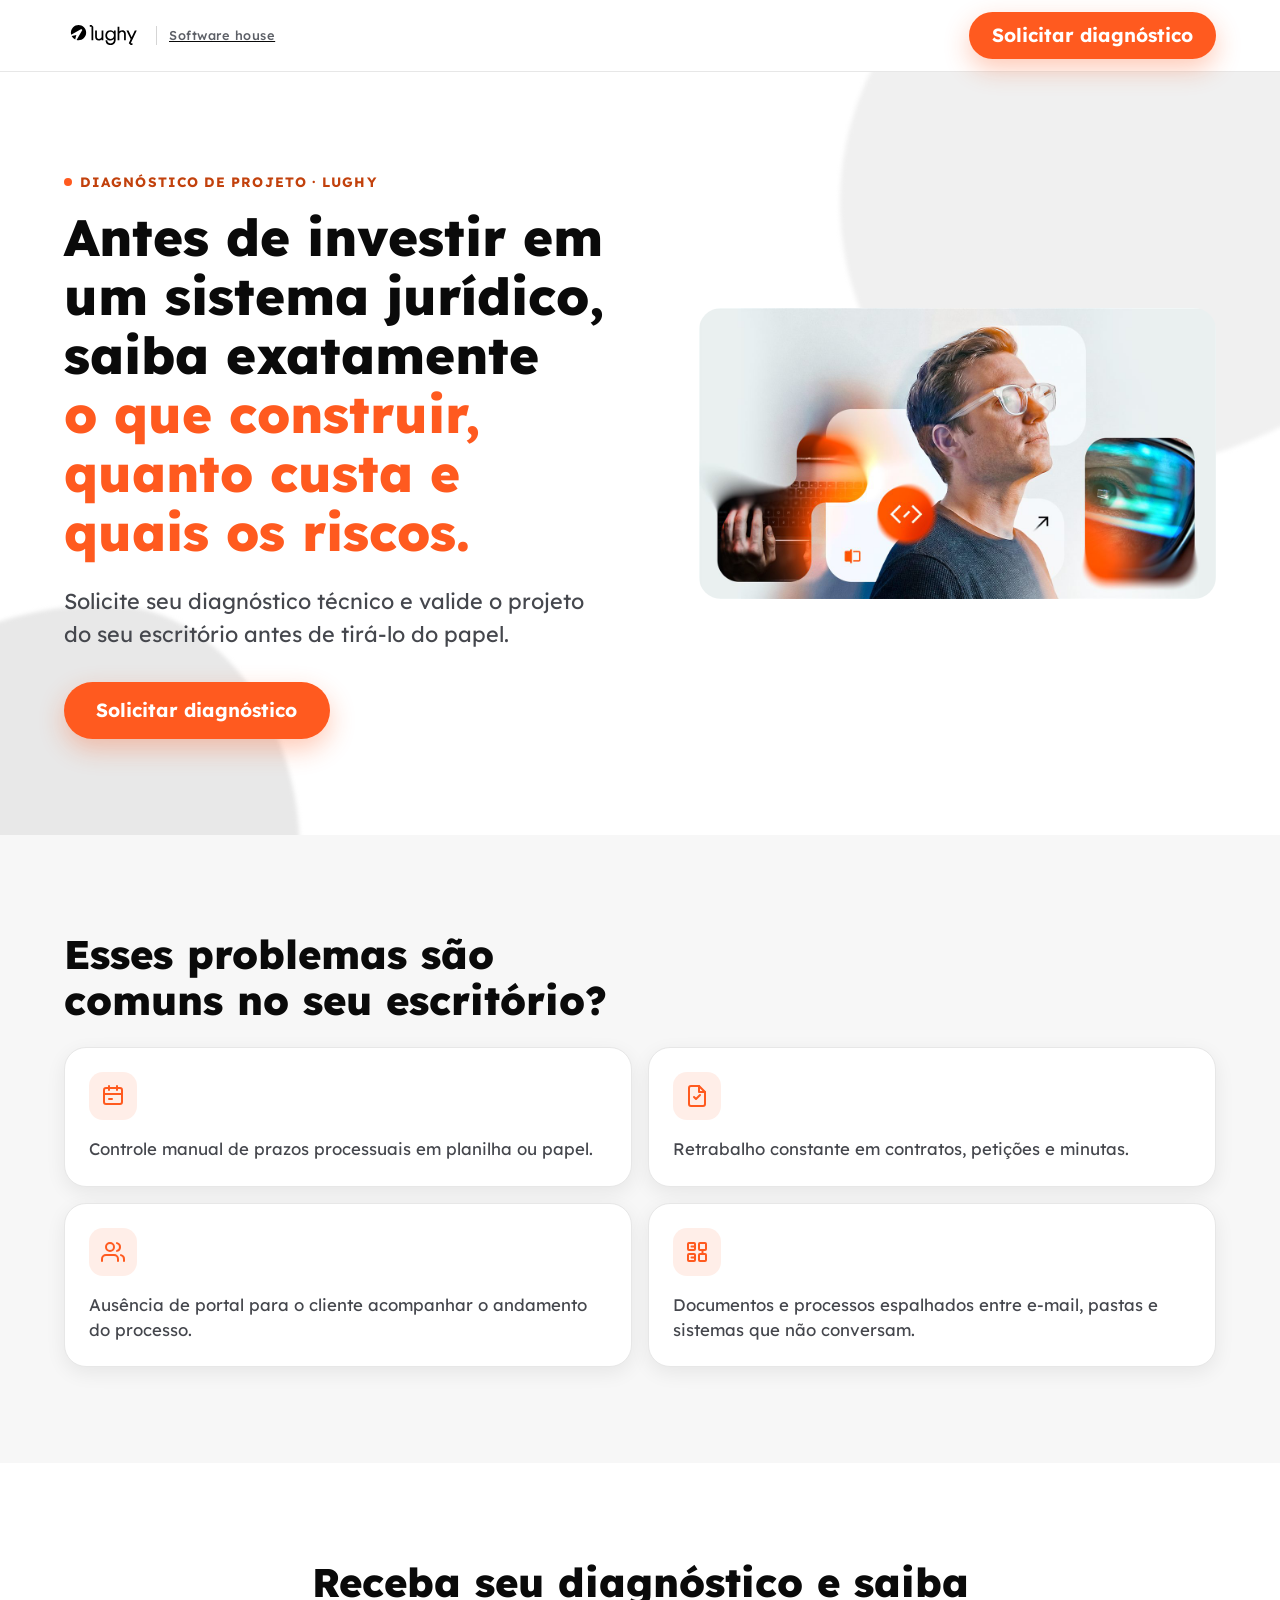
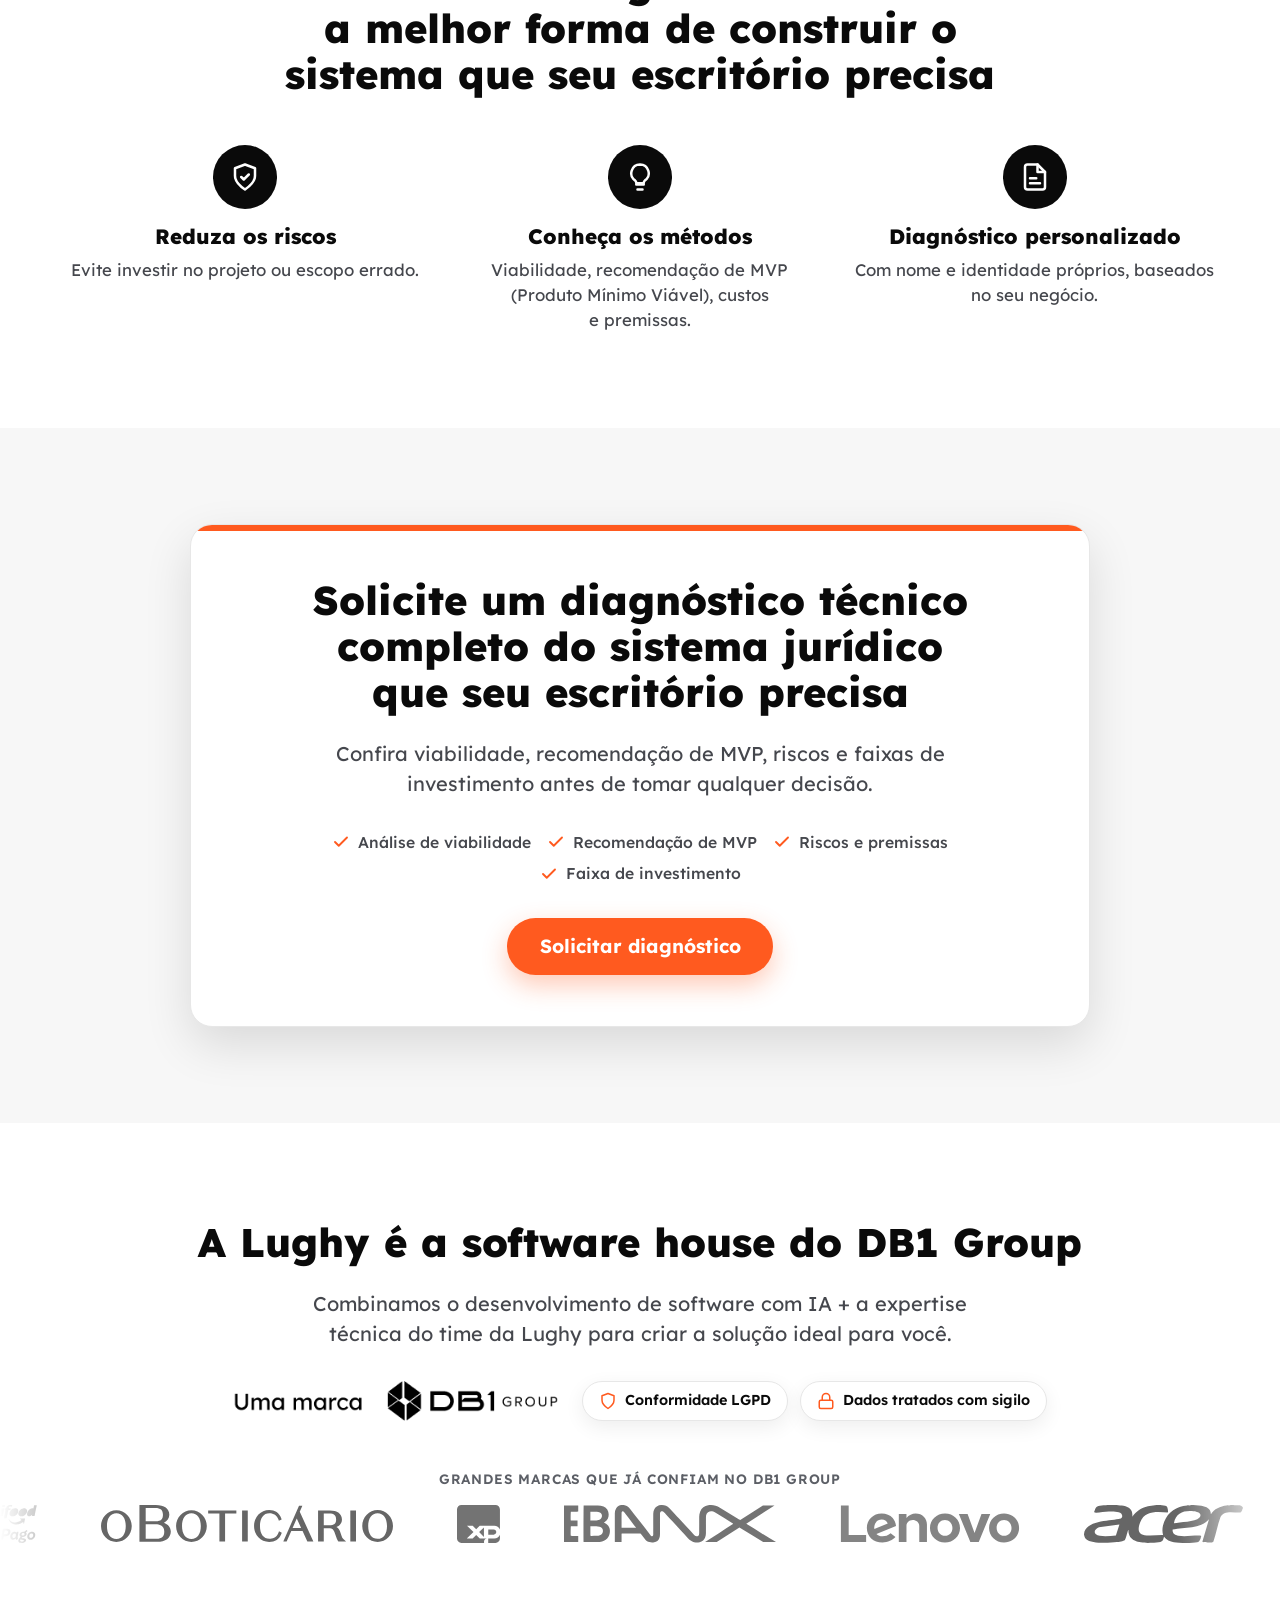
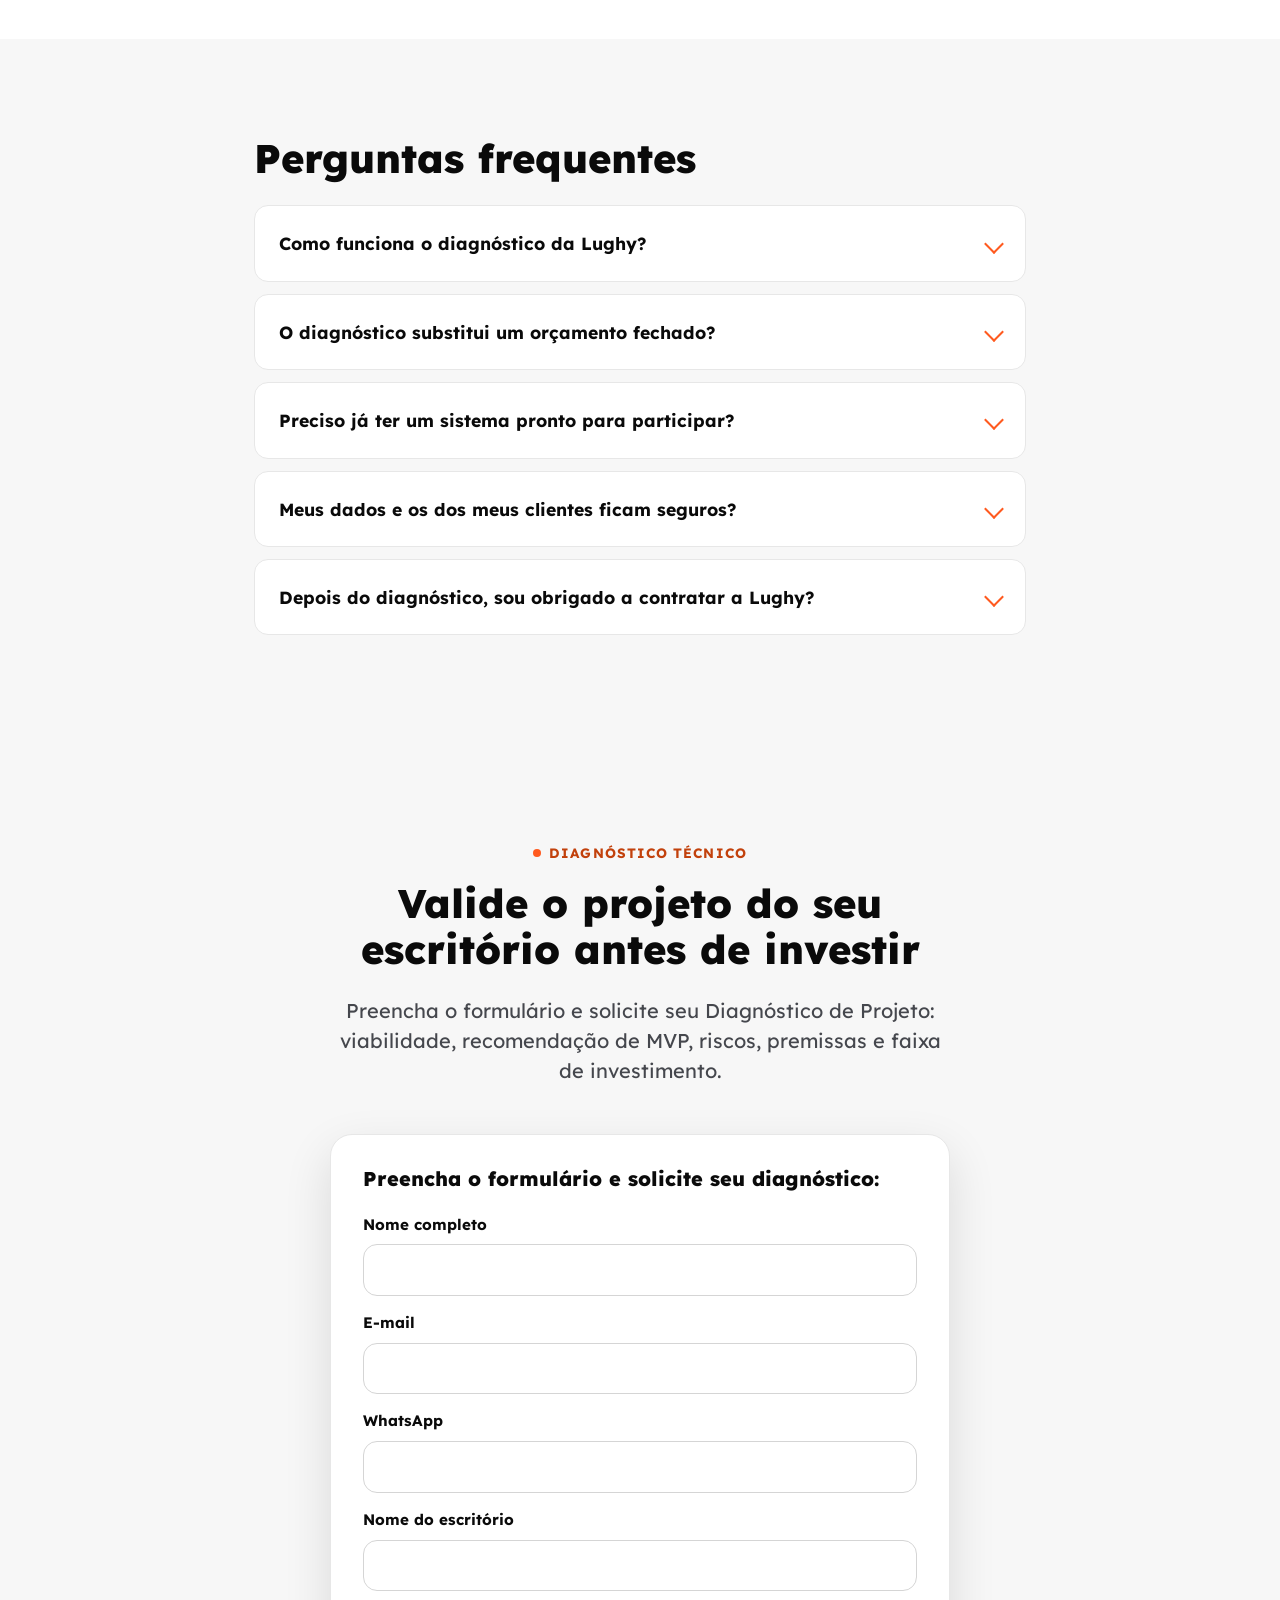
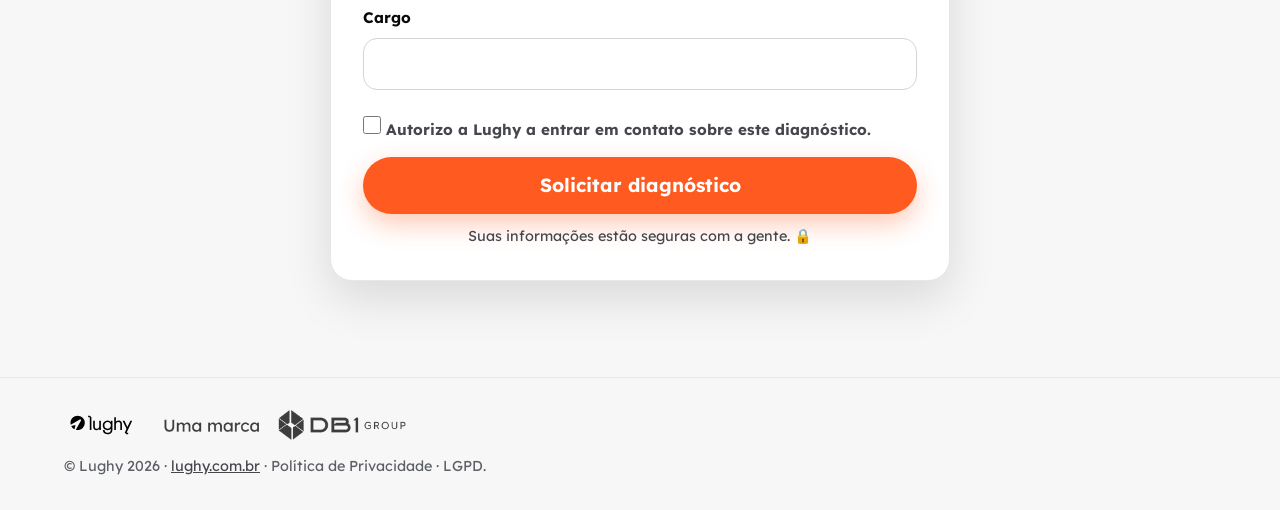
<file: index.html>
<!DOCTYPE html>
<html lang="pt-BR">
<head>
  <meta charset="UTF-8" />
  <meta name="viewport" content="width=device-width, initial-scale=1.0" />

  <!-- Google Tag Manager -->
  <script>(function(w,d,s,l,i){w[l]=w[l]||[];w[l].push({'gtm.start':
  new Date().getTime(),event:'gtm.js'});var f=d.getElementsByTagName(s)[0],
  j=d.createElement(s),dl=l!='dataLayer'?'&l='+l:'';j.async=true;j.src=
  'https://www.googletagmanager.com/gtm.js?id='+i+dl;f.parentNode.insertBefore(j,f);
  })(window,document,'script','dataLayer','GTM-N384CG7L');</script>
  <!-- End Google Tag Manager -->

  <title>Diagnóstico de Projeto para escritórios de advocacia | Lughy</title>
  <meta name="description" content="Antes de investir em um sistema jurídico, saiba o que construir, quanto custa e quais os riscos. Solicite o Diagnóstico de Projeto da Lughy: viabilidade, recomendação de MVP, riscos e faixa de investimento." />

  <!-- Open Graph -->
  <meta property="og:type" content="website" />
  <meta property="og:site_name" content="Lughy" />
  <meta property="og:locale" content="pt_BR" />
  <meta property="og:title" content="Diagnóstico de Projeto para escritórios de advocacia | Lughy" />
  <meta property="og:description" content="Valide o projeto do seu escritório antes de tirá-lo do papel: viabilidade, recomendação de MVP, riscos e faixa de investimento. Diagnóstico técnico." />
  <meta property="og:url" content="https://lughy.com.br/" />
  <!-- substituir por imagem de compartilhamento social 1200x630 (og-image.jpg) -->
  <meta property="og:image" content="assets/og-image.jpg" />
  <meta property="og:image:width" content="1200" />
  <meta property="og:image:height" content="630" />
  <meta property="og:image:alt" content="Diagnóstico de Projeto da Lughy para escritórios de advocacia" />

  <!-- Twitter Card -->
  <meta name="twitter:card" content="summary_large_image" />
  <meta name="twitter:title" content="Diagnóstico de Projeto para escritórios de advocacia | Lughy" />
  <meta name="twitter:description" content="Valide o projeto do seu escritório antes de investir: viabilidade, recomendação de MVP, riscos e faixa de investimento." />
  <meta name="twitter:image" content="assets/og-image.jpg" />

  <link rel="icon" type="image/svg+xml" href="assets/logo-lughy-orange.svg" />

  <!-- Google Fonts: Lexend (Regular, Medium, SemiBold, Bold, ExtraBold) -->
  <link rel="preconnect" href="https://fonts.googleapis.com" />
  <link rel="preconnect" href="https://fonts.gstatic.com" crossorigin />
  <link href="https://fonts.googleapis.com/css2?family=Lexend:wght@400;500;600;700;800&display=swap" rel="stylesheet" />

  <link rel="stylesheet" href="styles.css" />
</head>
<body>
  <!-- Google Tag Manager (noscript) -->
  <noscript><iframe src="https://www.googletagmanager.com/ns.html?id=GTM-N384CG7L"
  height="0" width="0" style="display:none;visibility:hidden"></iframe></noscript>
  <!-- End Google Tag Manager (noscript) -->

  <a class="skip-link" href="#formulario">Ir para o formulário</a>

  <!-- 1. Header fixo (claro) -->
  <header class="site-header">
    <div class="container site-header__inner">
      <a class="site-header__logo" href="#topo" aria-label="Lughy — página inicial">
        <!-- logo oficial Lughy (variante preta para fundo claro) -->
        <img src="assets/logo-lughy-black.svg" alt="Lughy" width="140" height="56" />
        <span class="site-header__tagline">Software house</span>
      </a>
      <!-- LP focada em conversão: sem menu de navegação -->
      <a class="btn btn--primary btn--sm site-header__cta js-scroll" href="#formulario">Solicitar diagnóstico</a>
    </div>
  </header>

  <main id="topo">

    <!-- 2. Hero -->
    <section class="hero" aria-labelledby="hero-title">
      <span class="blob blob--1" aria-hidden="true"></span>
      <span class="blob blob--2" aria-hidden="true"></span>

      <div class="container hero__grid">
        <div class="hero__copy">
          <p class="eyebrow"><span class="eyebrow__dot" aria-hidden="true"></span> Diagnóstico de Projeto · Lughy</p>
          <h1 id="hero-title">Antes de investir em um sistema jurídico, saiba exatamente <span class="hl">o que construir, quanto custa e quais os riscos.</span></h1>
          <h2 class="hero__subtitle">Solicite seu diagnóstico técnico e valide o projeto do seu escritório antes de tirá-lo do papel.</h2>
          <a class="btn btn--primary hero__cta js-scroll" href="#formulario">Solicitar diagnóstico</a>
        </div>

        <!-- Arte oficial Lughy (deck comercial 2026) -->
        <div class="hero__media">
          <img class="hero__img" src="assets/hero-lughy.jpg" width="1280" height="720" alt="Desenvolvimento de software sob medida na Lughy" fetchpriority="high" />
        </div>
      </div>
    </section>

    <!-- 3. Dores -->
    <section class="section section--alt dores" aria-labelledby="dores-title">
      <div class="container">
        <h2 id="dores-title" class="section__title">Esses problemas são comuns no seu escritório?</h2>
        <ul class="cards cards--2 dores__grid">
          <li class="card">
            <span class="card__badge" aria-hidden="true">
              <svg viewBox="0 0 24 24" fill="none" stroke="currentColor" stroke-width="2" stroke-linecap="round" stroke-linejoin="round"><rect x="3" y="4" width="18" height="16" rx="2"/><path d="M3 10h18M8 2v4M16 2v4M8 15h3"/></svg>
            </span>
            <p>Controle manual de prazos processuais em planilha ou papel.</p>
          </li>
          <li class="card">
            <span class="card__badge" aria-hidden="true">
              <svg viewBox="0 0 24 24" fill="none" stroke="currentColor" stroke-width="2" stroke-linecap="round" stroke-linejoin="round"><path d="M14 2H6a2 2 0 0 0-2 2v16a2 2 0 0 0 2 2h12a2 2 0 0 0 2-2V8z"/><path d="M14 2v6h6M9 13l2 2 4-4"/></svg>
            </span>
            <p>Retrabalho constante em contratos, petições e minutas.</p>
          </li>
          <li class="card">
            <span class="card__badge" aria-hidden="true">
              <svg viewBox="0 0 24 24" fill="none" stroke="currentColor" stroke-width="2" stroke-linecap="round" stroke-linejoin="round"><path d="M17 21v-2a4 4 0 0 0-4-4H5a4 4 0 0 0-4 4v2"/><circle cx="9" cy="7" r="4"/><path d="M23 21v-2a4 4 0 0 0-3-3.87M16 3.13a4 4 0 0 1 0 7.75"/></svg>
            </span>
            <p>Ausência de portal para o cliente acompanhar o andamento do processo.</p>
          </li>
          <li class="card">
            <span class="card__badge" aria-hidden="true">
              <svg viewBox="0 0 24 24" fill="none" stroke="currentColor" stroke-width="2" stroke-linecap="round" stroke-linejoin="round"><rect x="3" y="3" width="7" height="7" rx="1"/><rect x="14" y="3" width="7" height="7" rx="1"/><rect x="14" y="14" width="7" height="7" rx="1"/><rect x="3" y="14" width="7" height="7" rx="1"/><path d="M10 6.5H6.5M17.5 10v4M10 17.5H6.5"/></svg>
            </span>
            <p>Documentos e processos espalhados entre e-mail, pastas e sistemas que não conversam.</p>
          </li>
        </ul>
      </div>
    </section>

    <!-- 4. Solução (o diagnóstico) -->
    <section class="section solucao" aria-labelledby="solucao-title">
      <div class="container">
        <h2 id="solucao-title" class="section__title">Receba seu diagnóstico e saiba a melhor forma de construir o sistema que seu escritório precisa</h2>
        <div class="solucao__grid">
          <div class="pillar">
            <span class="pillar__icon" aria-hidden="true">
              <svg viewBox="0 0 24 24" fill="none" stroke="currentColor" stroke-width="2" stroke-linecap="round" stroke-linejoin="round"><path d="M12 2 4 5v6c0 5 3.5 8 8 11 4.5-3 8-6 8-11V5l-8-3z"/><path d="m9 12 2 2 4-4"/></svg>
            </span>
            <h3>Reduza os riscos</h3>
            <p>Evite investir no projeto ou escopo errado.</p>
          </div>
          <div class="pillar">
            <span class="pillar__icon" aria-hidden="true">
              <svg viewBox="0 0 24 24" fill="none" stroke="currentColor" stroke-width="2" stroke-linecap="round" stroke-linejoin="round"><path d="M9 18h6M10 22h4M12 2a7 7 0 0 0-4 12.7c.6.5 1 1.3 1 2.1V17h6v-.2c0-.8.4-1.6 1-2.1A7 7 0 0 0 12 2z"/></svg>
            </span>
            <h3>Conheça os métodos</h3>
            <p>Viabilidade, recomendação de MVP (Produto Mínimo Viável), custos e premissas.</p>
          </div>
          <div class="pillar">
            <span class="pillar__icon" aria-hidden="true">
              <svg viewBox="0 0 24 24" fill="none" stroke="currentColor" stroke-width="2" stroke-linecap="round" stroke-linejoin="round"><path d="M14 2H6a2 2 0 0 0-2 2v16a2 2 0 0 0 2 2h12a2 2 0 0 0 2-2V8z"/><path d="M14 2v6h6M8 13h5M8 17h8"/></svg>
            </span>
            <h3>Diagnóstico personalizado</h3>
            <p>Com nome e identidade próprios, baseados no seu negócio.</p>
          </div>
        </div>
      </div>
    </section>

    <!-- 5. Oferta -->
    <section class="section section--alt oferta" aria-labelledby="oferta-title">
      <div class="container">
        <div class="oferta__card">
          <h2 id="oferta-title" class="section__title">Solicite um diagnóstico técnico completo do sistema jurídico que seu escritório precisa</h2>
          <p class="section__lead">Confira viabilidade, recomendação de MVP, riscos e faixas de investimento antes de tomar qualquer decisão.</p>
          <ul class="oferta__list">
            <li><svg viewBox="0 0 24 24" fill="none" stroke="currentColor" stroke-width="2.5" stroke-linecap="round" stroke-linejoin="round"><path d="M20 6 9 17l-5-5"/></svg> Análise de viabilidade</li>
            <li><svg viewBox="0 0 24 24" fill="none" stroke="currentColor" stroke-width="2.5" stroke-linecap="round" stroke-linejoin="round"><path d="M20 6 9 17l-5-5"/></svg> Recomendação de MVP</li>
            <li><svg viewBox="0 0 24 24" fill="none" stroke="currentColor" stroke-width="2.5" stroke-linecap="round" stroke-linejoin="round"><path d="M20 6 9 17l-5-5"/></svg> Riscos e premissas</li>
            <li><svg viewBox="0 0 24 24" fill="none" stroke="currentColor" stroke-width="2.5" stroke-linecap="round" stroke-linejoin="round"><path d="M20 6 9 17l-5-5"/></svg> Faixa de investimento</li>
          </ul>
          <a class="btn btn--primary js-scroll" href="#formulario">Solicitar diagnóstico</a>
        </div>
      </div>
    </section>

    <!-- 6. Prova social -->
    <section class="section prova" aria-labelledby="prova-title">
      <div class="container">
        <h2 id="prova-title" class="section__title">A Lughy é a software house do DB1 Group</h2>
        <p class="section__lead prova__lead">Combinamos o desenvolvimento de software com IA + a expertise técnica do time da Lughy para criar a solução ideal para você.</p>

        <div class="prova__brand">
          <!-- assinatura institucional DB1 Group -->
          <img class="prova__db1" src="assets/decor/db1group-signature.png" alt="Uma marca DB1 Group" width="180" height="48" />
          <div class="selos">
            <span class="selo"><svg viewBox="0 0 24 24" fill="none" stroke="currentColor" stroke-width="2" stroke-linecap="round" stroke-linejoin="round"><path d="M12 2 4 5v6c0 5 3.5 8 8 11 4.5-3 8-6 8-11V5l-8-3z"/></svg> Conformidade LGPD</span>
            <span class="selo"><svg viewBox="0 0 24 24" fill="none" stroke="currentColor" stroke-width="2" stroke-linecap="round" stroke-linejoin="round"><rect x="3" y="11" width="18" height="11" rx="2"/><path d="M7 11V7a5 5 0 0 1 10 0v4"/></svg> Dados tratados com sigilo</span>
          </div>
        </div>

        <span class="marquee__label">Grandes marcas que já confiam no DB1 Group</span>
      </div>

      <!-- carrossel automático de logos (marquee) -->
      <div class="marquee" role="group" aria-label="Marcas atendidas pelo DB1 Group / Lughy">
        <ul class="marquee__track">
          <li><img src="assets/brands/ifood.svg" alt="iFood" loading="lazy" /></li>
          <li><img src="assets/brands/boticario.svg" alt="Grupo Boticário" loading="lazy" /></li>
          <li><img src="assets/brands/xp.svg" alt="XP" loading="lazy" /></li>
          <li><img src="assets/brands/ebanx.svg" alt="EBANX" loading="lazy" /></li>
          <li><img src="assets/brands/lenovo.svg" alt="Lenovo" loading="lazy" /></li>
          <li><img src="assets/brands/acer.svg" alt="Acer" loading="lazy" /></li>
          <li><img src="assets/brands/adidas.svg" alt="Adidas" loading="lazy" /></li>
          <li><img src="assets/brands/nike.svg" alt="Nike" loading="lazy" /></li>
          <li><img src="assets/brands/electrolux.svg" alt="Electrolux" loading="lazy" /></li>
          <li><img src="assets/brands/gpa.svg" alt="GPA" loading="lazy" /></li>
          <li><img src="assets/brands/klabin.svg" alt="Klabin" loading="lazy" /></li>
          <li><img src="assets/brands/brk.svg" alt="BRK" loading="lazy" /></li>
          <li><img src="assets/brands/linx.svg" alt="Linx" loading="lazy" /></li>
          <li><img src="assets/brands/fastshop.svg" alt="Fast Shop" loading="lazy" /></li>
        </ul>
        <ul class="marquee__track" aria-hidden="true">
          <li><img src="assets/brands/ifood.svg" alt="" /></li>
          <li><img src="assets/brands/boticario.svg" alt="" /></li>
          <li><img src="assets/brands/xp.svg" alt="" /></li>
          <li><img src="assets/brands/ebanx.svg" alt="" /></li>
          <li><img src="assets/brands/lenovo.svg" alt="" /></li>
          <li><img src="assets/brands/acer.svg" alt="" /></li>
          <li><img src="assets/brands/adidas.svg" alt="" /></li>
          <li><img src="assets/brands/nike.svg" alt="" /></li>
          <li><img src="assets/brands/electrolux.svg" alt="" /></li>
          <li><img src="assets/brands/gpa.svg" alt="" /></li>
          <li><img src="assets/brands/klabin.svg" alt="" /></li>
          <li><img src="assets/brands/brk.svg" alt="" /></li>
          <li><img src="assets/brands/linx.svg" alt="" /></li>
          <li><img src="assets/brands/fastshop.svg" alt="" /></li>
        </ul>
      </div>
    </section>

    <!-- 7. FAQ (acordeão) -->
    <section class="section section--alt faq" aria-labelledby="faq-title">
      <div class="container faq__inner">
        <h2 id="faq-title" class="section__title">Perguntas frequentes</h2>

        <details class="faq__item">
          <summary>Como funciona o diagnóstico da Lughy?</summary>
          <div class="faq__answer">
            <p>Depois que você se inscreve, o time comercial entra em contato pelo WhatsApp e pede uma breve explicação do que você quer desenvolver. Na primeira reunião, você detalha o projeto e o time comercial apresenta a Lughy. A partir dessa conversa, montamos um documento técnico com análise de viabilidade, recomendação de MVP, riscos, premissas e um norte de investimento, para você decidir com clareza antes de qualquer contratação.</p>
          </div>
        </details>

        <details class="faq__item">
          <summary>O diagnóstico substitui um orçamento fechado?</summary>
          <div class="faq__answer">
            <p>Não. O diagnóstico entrega uma análise de viabilidade, recomendação de MVP, riscos e premissas, além de um norte de investimento para você entender o tamanho do projeto. Um orçamento fechado exige um escopo já validado e detalhado, algo que normalmente vem depois, com base no que o diagnóstico revela.</p>
          </div>
        </details>

        <details class="faq__item">
          <summary>Preciso já ter um sistema pronto para participar?</summary>
          <div class="faq__answer">
            <p>Não. O diagnóstico parte do que você já traz: a dor, o contexto do projeto e o modelo de monetização que você tem em mente. Você não precisa ter nenhum sistema pronto, apenas a ideia e o problema que quer resolver.</p>
          </div>
        </details>

        <details class="faq__item">
          <summary>Meus dados e os dos meus clientes ficam seguros?</summary>
          <div class="faq__answer">
            <p>Sim. As informações compartilhadas durante o diagnóstico são tratadas com sigilo e seguem a LGPD. Nenhum dado do seu negócio ou dos seus clientes é usado fora do escopo da conversa e da análise entregue a você.</p>
          </div>
        </details>

        <details class="faq__item">
          <summary>Depois do diagnóstico, sou obrigado a contratar a Lughy?</summary>
          <div class="faq__answer">
            <p>Não. O diagnóstico existe justamente para evitar que você invista dezenas ou centenas de milhares de reais no projeto errado, no escopo errado, ou sem saber se o modelo de negócio se sustenta, antes de decidir se vai seguir com a Lughy.</p>
          </div>
        </details>
      </div>
    </section>

    <!-- 8. Formulário final / CTA -->
    <section class="section cta-final" aria-labelledby="cta-final-title">
      <div class="container cta-final__inner">
        <div class="cta-final__head">
          <p class="eyebrow"><span class="eyebrow__dot" aria-hidden="true"></span> Diagnóstico técnico</p>
          <h2 id="cta-final-title" class="section__title">Valide o projeto do seu escritório antes de investir</h2>
          <p class="section__lead">Preencha o formulário e solicite seu Diagnóstico de Projeto: viabilidade, recomendação de MVP, riscos, premissas e faixa de investimento.</p>
        </div>

        <!-- Formulário de inscrição (conversão final) -->
        <div class="cta-final__form">
          <form id="formulario" class="form-card" novalidate>
            <h2 class="form-card__title">Preencha o formulário e solicite seu diagnóstico:</h2>

            <div class="field">
              <label for="nome">Nome completo</label>
              <input type="text" id="nome" name="nome" autocomplete="name" required aria-label="Nome completo" aria-required="true" />
              <p class="field__error" data-error-for="nome" hidden>Informe seu nome completo.</p>
            </div>

            <div class="field">
              <label for="email">E-mail</label>
              <input type="email" id="email" name="email" autocomplete="email" required aria-label="E-mail" aria-required="true" />
              <p class="field__error" data-error-for="email" hidden>Informe um e-mail válido.</p>
            </div>

            <div class="field">
              <label for="telefone">WhatsApp</label>
              <input type="tel" id="telefone" name="telefone" autocomplete="tel" inputmode="tel" required aria-label="WhatsApp" aria-required="true" />
              <p class="field__error" data-error-for="telefone" hidden>Informe um WhatsApp válido.</p>
            </div>

            <div class="field">
              <label for="escritorio">Nome do escritório</label>
              <input type="text" id="escritorio" name="escritorio" autocomplete="organization" required aria-label="Nome do escritório" aria-required="true" />
              <p class="field__error" data-error-for="escritorio" hidden>Informe o nome do escritório.</p>
            </div>

            <div class="field">
              <label for="cargo">Cargo</label>
              <input type="text" id="cargo" name="cargo" autocomplete="organization-title" required aria-label="Cargo" aria-required="true" />
              <p class="field__error" data-error-for="cargo" hidden>Informe seu cargo.</p>
            </div>

            <div class="field field--check">
              <label class="check">
                <input type="checkbox" id="lgpd" name="lgpd" required aria-label="Autorizo a Lughy a entrar em contato sobre este diagnóstico" />
                <span>Autorizo a Lughy a entrar em contato sobre este diagnóstico.</span>
              </label>
              <p class="field__error" data-error-for="lgpd" hidden>É necessário autorizar o contato para continuar.</p>
            </div>

            <button type="submit" class="btn btn--primary btn--block">Solicitar diagnóstico</button>

            <p class="form-card__secure">Suas informações estão seguras com a gente. 🔒</p>

            <p class="form-card__success" role="status" hidden>Solicitação recebida! Em breve entraremos em contato pelo WhatsApp para dar início ao seu diagnóstico. 🎉</p>
            <p class="form-card__error" role="alert" hidden>Não foi possível enviar agora. Tente novamente em instantes.</p>
          </form>
        </div>
      </div>
    </section>

  </main>

  <!-- 9. Footer (claro) -->
  <footer class="site-footer">
    <div class="container site-footer__inner">
      <div class="site-footer__brand">
        <!-- logo oficial Lughy (variante preta para fundo claro) -->
        <img class="site-footer__logo" src="assets/logo-lughy-black.svg" alt="Lughy" width="120" height="48" />
        <!-- assinatura institucional DB1 Group -->
        <img class="site-footer__db1" src="assets/decor/db1group-signature.png" alt="Uma marca DB1 Group" width="150" height="40" />
      </div>
      <p class="site-footer__legal">© Lughy 2026 · <a href="https://lughy.com.br">lughy.com.br</a> · Política de Privacidade · LGPD.</p>
    </div>
  </footer>

  <script src="script.js"></script>
</body>
</html>
</file>
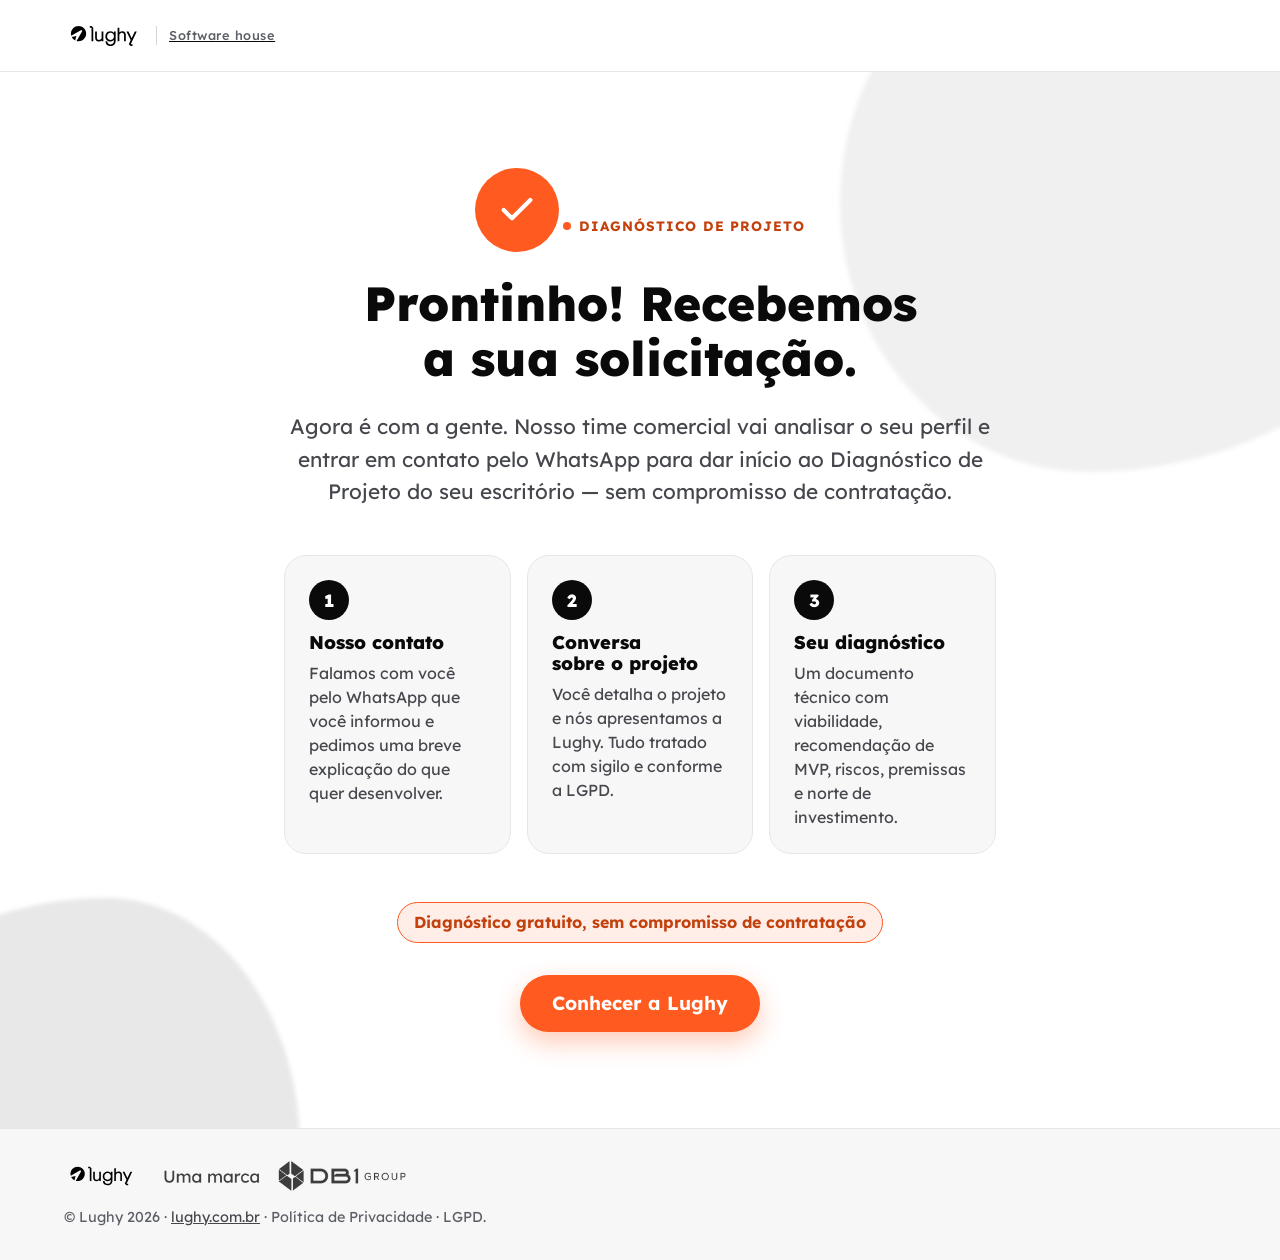
<file: obrigado.html>
<!DOCTYPE html>
<html lang="pt-BR">
<head>
  <meta charset="UTF-8" />
  <meta name="viewport" content="width=device-width, initial-scale=1.0" />
  <meta name="robots" content="noindex, nofollow" />

  <!-- Google Tag Manager -->
  <script>(function(w,d,s,l,i){w[l]=w[l]||[];w[l].push({'gtm.start':
  new Date().getTime(),event:'gtm.js'});var f=d.getElementsByTagName(s)[0],
  j=d.createElement(s),dl=l!='dataLayer'?'&l='+l:'';j.async=true;j.src=
  'https://www.googletagmanager.com/gtm.js?id='+i+dl;f.parentNode.insertBefore(j,f);
  })(window,document,'script','dataLayer','GTM-N384CG7L');</script>
  <!-- End Google Tag Manager -->

  <!-- Evento de conversão: dispara só quando a pessoa chega pela conversão (redirect do formulário) -->
  <script>
    window.dataLayer = window.dataLayer || [];
    if (new URLSearchParams(window.location.search).get("convertido") === "1") {
      window.dataLayer.push({ event: "conversao_lead", conversao_identificador: "lp-diagnostico-advocacia" });
    }
  </script>

  <title>Solicitação recebida! | Diagnóstico de Projeto — Lughy</title>
  <meta name="description" content="Recebemos a sua solicitação do Diagnóstico de Projeto da Lughy. Veja os próximos passos." />

  <link rel="icon" type="image/svg+xml" href="assets/logo-lughy-orange.svg" />

  <link rel="preconnect" href="https://fonts.googleapis.com" />
  <link rel="preconnect" href="https://fonts.gstatic.com" crossorigin />
  <link href="https://fonts.googleapis.com/css2?family=Lexend:wght@400;500;600;700;800&display=swap" rel="stylesheet" />

  <link rel="stylesheet" href="styles.css" />
</head>
<body>
  <!-- Google Tag Manager (noscript) -->
  <noscript><iframe src="https://www.googletagmanager.com/ns.html?id=GTM-N384CG7L"
  height="0" width="0" style="display:none;visibility:hidden"></iframe></noscript>
  <!-- End Google Tag Manager (noscript) -->

  <!-- Header (claro) -->
  <header class="site-header">
    <div class="container site-header__inner">
      <a class="site-header__logo" href="https://lughy.com.br" aria-label="Lughy — página inicial">
        <img src="assets/logo-lughy-black.svg" alt="Lughy" width="140" height="56" />
        <span class="site-header__tagline">Software house</span>
      </a>
    </div>
  </header>

  <main>
    <section class="thanks" aria-labelledby="thanks-title">
      <span class="blob blob--1" aria-hidden="true"></span>
      <span class="blob blob--2" aria-hidden="true"></span>

      <div class="container thanks__inner">
        <span class="thanks__icon" aria-hidden="true">
          <svg viewBox="0 0 24 24" fill="none" stroke="currentColor" stroke-width="2.5" stroke-linecap="round" stroke-linejoin="round"><path d="M20 6 9 17l-5-5"/></svg>
        </span>

        <p class="eyebrow"><span class="eyebrow__dot" aria-hidden="true"></span> Diagnóstico de Projeto</p>
        <h1 id="thanks-title">Prontinho! Recebemos a sua solicitação.</h1>
        <p class="thanks__lead">Agora é com a gente. Nosso time comercial vai analisar o seu perfil e entrar em contato pelo WhatsApp para dar início ao Diagnóstico de Projeto do seu escritório — sem compromisso de contratação.</p>

        <ol class="thanks__steps">
          <li class="thanks__step">
            <span class="thanks__step-num" aria-hidden="true">1</span>
            <h2>Nosso contato</h2>
            <p>Falamos com você pelo WhatsApp que você informou e pedimos uma breve explicação do que quer desenvolver.</p>
          </li>
          <li class="thanks__step">
            <span class="thanks__step-num" aria-hidden="true">2</span>
            <h2>Conversa sobre o projeto</h2>
            <p>Você detalha o projeto e nós apresentamos a Lughy. Tudo tratado com sigilo e conforme a LGPD.</p>
          </li>
          <li class="thanks__step">
            <span class="thanks__step-num" aria-hidden="true">3</span>
            <h2>Seu diagnóstico</h2>
            <p>Um documento técnico com viabilidade, recomendação de MVP, riscos, premissas e norte de investimento.</p>
          </li>
        </ol>

        <p class="thanks__note"><span class="badge">Diagnóstico gratuito, sem compromisso de contratação</span></p>

        <a class="btn btn--primary" href="https://lughy.com.br">Conhecer a Lughy</a>
      </div>
    </section>
  </main>

  <!-- Footer (claro) -->
  <footer class="site-footer">
    <div class="container site-footer__inner">
      <div class="site-footer__brand">
        <img class="site-footer__logo" src="assets/logo-lughy-black.svg" alt="Lughy" width="120" height="48" />
        <img class="site-footer__db1" src="assets/decor/db1group-signature.png" alt="Uma marca DB1 Group" width="150" height="40" />
      </div>
      <p class="site-footer__legal">© Lughy 2026 · <a href="https://lughy.com.br">lughy.com.br</a> · Política de Privacidade · LGPD.</p>
    </div>
  </footer>
</body>
</html>
</file>
<file: styles.css>
/* =========================================================
   Lughy — LP Campanha "Diagnóstico de Projeto" (Advocacia)
   Versão CLARA do brand guide Lughy (DB1 Group)
   Fundo branco/cinza claríssimo · laranja só em destaques e CTA
   ========================================================= */

/* ---------- Variáveis ---------- */
:root {
  /* Paleta clara (briefing Diagnóstico de Projeto) */
  --laranja-lughy: #FF5A1F;        /* destaques, ícones e CTA (fills / texto grande) */
  --laranja-lughy-dark: #E0480F;   /* hover do CTA */
  --laranja-texto: #C2410C;        /* laranja p/ TEXTO pequeno sobre claro (AA 5.1:1) */
  --preto: #0A0A0A;                /* texto principal */
  --branco: #FFFFFF;
  --off-white: #F7F7F7;            /* seções alternadas (cinza claríssimo) */

  /* Blobs orgânicos decorativos (cinza muito suave) */
  --blob-1: #F0F0F0;
  --blob-2: #E8E8E8;

  /* Escala de cinzas neutros */
  --cinza-900: #1a1a1a;
  --cinza-700: #45474d; /* texto de apoio sobre claro (AA ~9:1) */
  --cinza-600: #5c5f66;
  --cinza-500: #6f6f6f; /* placeholder */
  --cinza-300: #d5d5d5; /* bordas */
  --cinza-200: #e7e7e7;
  --cinza-100: #f1f1f1;

  /* Tipografia */
  --font: "Lexend", system-ui, -apple-system, "Segoe UI", Roboto, sans-serif;
  --fw-regular: 400;
  --fw-medium: 500;
  --fw-semibold: 600;
  --fw-bold: 700;
  --fw-extrabold: 800;

  /* Espaçamento */
  --space-1: 0.25rem;
  --space-2: 0.5rem;
  --space-3: 0.75rem;
  --space-4: 1rem;
  --space-5: 1.5rem;
  --space-6: 2rem;
  --space-7: 3rem;
  --space-8: 4rem;
  --space-9: 6rem;

  /* Layout */
  --container: 1200px;
  --radius: 14px;
  --radius-lg: 22px;
  --header-h: 72px;
  --shadow: 0 18px 48px rgba(10, 10, 10, 0.12);
  --shadow-sm: 0 6px 20px rgba(10, 10, 10, 0.07);
}

/* ---------- Reset base ---------- */
*,
*::before,
*::after { box-sizing: border-box; }

* { margin: 0; }

html {
  scroll-behavior: smooth;
  scroll-padding-top: calc(var(--header-h) + 16px);
  -webkit-text-size-adjust: 100%;
}

body {
  font-family: var(--font);
  font-weight: var(--fw-regular);
  font-size: 1rem;
  line-height: 1.5;
  color: var(--preto);
  background: var(--branco);
  text-align: left;
  overflow-x: hidden;
  -webkit-font-smoothing: antialiased;
}

img { max-width: 100%; height: auto; display: block; }

h1, h2, h3 {
  font-weight: var(--fw-extrabold);
  line-height: 1.15;
  text-wrap: balance;
}

p { text-wrap: pretty; }

a { color: inherit; }

button { font-family: inherit; }

@media (prefers-reduced-motion: reduce) {
  html { scroll-behavior: auto; }
  * { animation: none !important; transition: none !important; }
}

/* ---------- Utilitários ---------- */
.container {
  width: 100%;
  max-width: var(--container);
  margin-inline: auto;
  padding-inline: var(--space-5);
  position: relative;
  z-index: 2;
}

.section {
  padding-block: var(--space-8);
  position: relative;
  overflow: hidden;
}
.section--alt { background: var(--off-white); }

.section__title {
  font-size: clamp(1.6rem, 4.5vw, 2.5rem);
  margin-bottom: var(--space-5);
  max-width: 24ch;
}

.section__lead {
  font-size: clamp(1.05rem, 2.2vw, 1.25rem);
  color: var(--cinza-700);
  max-width: 58ch;
}

/* Destaque em laranja para palavras-chave */
.hl { color: var(--laranja-lughy); }

.visually-hidden {
  position: absolute !important;
  width: 1px; height: 1px;
  padding: 0; margin: -1px;
  overflow: hidden; clip: rect(0 0 0 0);
  white-space: nowrap; border: 0;
}

.skip-link {
  position: absolute;
  left: var(--space-4);
  top: -60px;
  z-index: 200;
  background: var(--preto);
  color: var(--branco);
  font-weight: var(--fw-bold);
  padding: var(--space-2) var(--space-4);
  border-radius: 0 0 var(--radius) var(--radius);
  transition: top 0.2s ease;
}
.skip-link:focus { top: 0; }

/* Foco visível global (acessibilidade) */
:where(a, button, input, textarea, select, summary):focus-visible {
  outline: 3px solid var(--laranja-lughy);
  outline-offset: 2px;
  border-radius: 6px;
}

/* Eyebrow */
.eyebrow {
  display: inline-flex;
  align-items: center;
  gap: var(--space-2);
  font-weight: var(--fw-bold);
  font-size: 0.85rem;
  letter-spacing: 0.08em;
  text-transform: uppercase;
  color: var(--laranja-texto);
  margin-bottom: var(--space-4);
}
.eyebrow__dot { width: 8px; height: 8px; border-radius: 50%; background: var(--laranja-lughy); }

/* ---------- Blobs orgânicos decorativos ---------- */
.blob {
  position: absolute;
  z-index: 0;
  pointer-events: none;
  border-radius: 46% 54% 60% 40% / 52% 44% 56% 48%;
  filter: blur(2px);
}
.blob--1 {
  width: 620px; height: 560px;
  background: var(--blob-1);
  top: -160px; right: -180px;
}
.blob--2 {
  width: 460px; height: 430px;
  background: var(--blob-2);
  bottom: -200px; left: -160px;
  border-radius: 58% 42% 44% 56% / 46% 58% 42% 54%;
}

/* ---------- Botões ---------- */
.btn {
  display: inline-flex;
  align-items: center;
  justify-content: center;
  gap: var(--space-2);
  font-weight: var(--fw-bold);
  font-size: 1.1875rem;   /* 19px bold = "texto grande" WCAG → branco sobre laranja passa AA (3.1:1 ≥ 3:1) */
  line-height: 1.2;
  text-decoration: none;
  padding: 0.95rem 1.9rem;
  border: 2px solid transparent;
  border-radius: 999px;
  cursor: pointer;
  transition: transform 0.15s ease, background-color 0.2s ease, color 0.2s ease, border-color 0.2s ease, box-shadow 0.2s ease;
}
.btn:hover { transform: translateY(-2px); }
.btn:active { transform: translateY(0); }

/* CTA principal: pill laranja sólido, texto branco */
.btn--primary {
  background: var(--laranja-lughy);
  color: var(--branco);
  box-shadow: 0 10px 26px rgba(255, 90, 31, 0.32);
}
.btn--primary:hover { background: var(--laranja-lughy-dark); }

/* CTA secundário sobre fundo claro: contorno laranja, texto escuro */
.btn--outline {
  background: transparent;
  color: var(--preto);
  border-color: var(--laranja-lughy);
}
.btn--outline:hover { background: var(--laranja-lughy); color: var(--branco); border-color: var(--laranja-lughy); }

/* CTA compacto do header: mantém 19px bold (AA large text) e reduz só o padding */
.btn--sm { padding: 0.62rem 1.3rem; }
.btn--block { width: 100%; }

/* ---------- Header fixo (claro) ---------- */
.site-header {
  position: fixed;
  inset: 0 0 auto 0;
  z-index: 100;
  height: var(--header-h);
  background: rgba(255, 255, 255, 0.9);
  backdrop-filter: blur(10px);
  border-bottom: 1px solid var(--cinza-200);
  display: flex;
  align-items: center;
}
.site-header__inner {
  display: flex;
  align-items: center;
  justify-content: space-between;
  gap: var(--space-4);
}
.site-header__logo { display: inline-flex; align-items: center; gap: var(--space-3); }
.site-header__logo img { height: 32px; width: auto; }
.site-header__tagline {
  font-size: 0.8rem;
  font-weight: var(--fw-medium);
  color: var(--cinza-600);
  letter-spacing: 0.04em;
  padding-left: var(--space-3);
  border-left: 1px solid var(--cinza-300);
}

main { padding-top: var(--header-h); }

/* ---------- Hero ---------- */
.hero {
  background: var(--branco);
  color: var(--preto);
  padding-block: var(--space-8);
  position: relative;
  overflow: hidden;
}
.hero__grid {
  display: grid;
  gap: var(--space-7);
  align-items: center;
}
.hero__copy h1 {
  font-size: clamp(2rem, 5.4vw, 3.2rem);
  margin-bottom: var(--space-5);
}
.hero__subtitle {
  font-weight: var(--fw-regular);
  font-size: clamp(1.05rem, 2.4vw, 1.35rem);
  line-height: 1.5;
  color: var(--cinza-700);
  max-width: 46ch;
  margin-bottom: var(--space-6);
}

/* Arte oficial Lughy no hero (deck comercial 2026) */
.hero__media { position: relative; z-index: 2; display: flex; justify-content: center; align-items: center; }
.hero__img {
  width: 100%;
  max-width: 560px;
  height: auto;
  border-radius: var(--radius-lg);
  animation: floaty 7s ease-in-out infinite;
}
@keyframes floaty {
  0%, 100% { transform: translateY(0); }
  50% { transform: translateY(-8px); }
}

/* Card do formulário (claro) */
.form-card {
  background: var(--branco);
  color: var(--preto);
  border: 1px solid var(--cinza-200);
  border-radius: var(--radius-lg);
  padding: clamp(1.25rem, 3vw, 2rem);
  box-shadow: var(--shadow);
}
.form-card__title {
  font-size: 1.25rem;
  margin-bottom: var(--space-5);
}
.field { margin-bottom: var(--space-4); border: 0; padding: 0; }
.field label,
.field legend {
  display: block;
  font-weight: var(--fw-bold);
  font-size: 0.95rem;
  margin-bottom: var(--space-2);
}
.field input[type="text"],
.field input[type="email"],
.field input[type="tel"] {
  width: 100%;
  font: inherit;
  color: var(--preto);
  background: var(--branco);
  border: 1.5px solid var(--cinza-300);
  border-radius: var(--radius);
  padding: 0.8rem 0.9rem;
  transition: border-color 0.2s ease, box-shadow 0.2s ease;
}
.field input::placeholder { color: var(--cinza-500); }
.field input:focus {
  border-color: var(--laranja-lughy);
  box-shadow: 0 0 0 3px rgba(255, 90, 31, 0.18);
  outline: none;
}
.field input[aria-invalid="true"] { border-color: var(--laranja-lughy); }

.radio, .check { display: flex; align-items: flex-start; gap: var(--space-2); font-weight: var(--fw-regular); cursor: pointer; }
.check input { margin-top: 0.15rem; width: 1.15rem; height: 1.15rem; accent-color: var(--laranja-lughy); flex: none; }
.field--check { margin-top: var(--space-5); }
.check span { font-size: 0.95rem; color: var(--cinza-700); }

.field__error {
  color: #b3300a;
  font-size: 0.85rem;
  font-weight: var(--fw-bold);
  margin-top: var(--space-2);
}

.form-card__secure {
  margin-top: var(--space-3);
  font-size: 0.9rem;
  color: var(--cinza-700);
  text-align: center;
}
.form-card__success {
  margin-top: var(--space-4);
  padding: var(--space-4);
  background: rgba(255, 90, 31, 0.08);
  border: 1.5px solid var(--laranja-lughy);
  border-radius: var(--radius);
  font-weight: var(--fw-bold);
  color: #a33009;
}
.form-card__error {
  margin-top: var(--space-4);
  padding: var(--space-4);
  background: rgba(10, 10, 10, 0.05);
  border: 1.5px solid var(--cinza-300);
  border-radius: var(--radius);
  font-weight: var(--fw-bold);
  color: var(--preto);
}
button[type="submit"]:disabled { opacity: 0.7; cursor: progress; }

/* ---------- Cards genéricos ---------- */
.cards { list-style: none; padding: 0; display: grid; gap: var(--space-4); }
.card {
  background: var(--branco);
  border: 1px solid var(--cinza-200);
  border-radius: var(--radius-lg);
  padding: var(--space-5);
  box-shadow: var(--shadow-sm);
  transition: transform 0.2s ease, box-shadow 0.2s ease;
}
.card:hover { transform: translateY(-4px); box-shadow: var(--shadow); }
.card p { color: var(--cinza-700); font-size: 1.05rem; }

/* ---------- Dores ---------- */
.card__badge {
  display: inline-flex;
  align-items: center;
  justify-content: center;
  width: 48px; height: 48px;
  margin-bottom: var(--space-4);
  border-radius: 14px;
  background: rgba(255, 90, 31, 0.1);
  color: var(--laranja-lughy);
}
.card__badge svg { width: 24px; height: 24px; }

/* ---------- Solução (3 blocos, ícone circular preto) ---------- */
/* título centralizado + mais respiro entre o título e os pontos */
.solucao .section__title { text-align: center; max-width: 32ch; margin-inline: auto; margin-bottom: var(--space-7); }
.solucao__grid { display: grid; gap: var(--space-6); align-items: start; }
.pillar { text-align: center; } /* símbolo + título + texto centralizados */
.pillar__icon { margin-inline: auto; }
.pillar__icon {
  display: inline-flex;
  align-items: center;
  justify-content: center;
  width: 64px; height: 64px;
  border-radius: 50%;
  background: var(--preto);
  color: var(--branco);
  margin-bottom: var(--space-4);
}
.pillar__icon svg { width: 30px; height: 30px; }
.pillar h3 { font-size: 1.3rem; margin-bottom: var(--space-2); }
.pillar p { color: var(--cinza-700); font-size: 1.05rem; }

/* ---------- Oferta (bloco de destaque) ---------- */
.oferta__card {
  position: relative;
  background: var(--branco);
  border: 1px solid var(--cinza-200);
  border-radius: var(--radius-lg);
  box-shadow: var(--shadow);
  padding: clamp(1.75rem, 4vw, 3.25rem);
  text-align: center;
  max-width: 900px;
  margin-inline: auto;
  overflow: hidden;
}
.oferta__card::before {
  content: "";
  position: absolute; inset: 0 0 auto 0; height: 6px;
  background: var(--laranja-lughy);
}
.oferta__card .section__title { margin-inline: auto; max-width: 28ch; }
.oferta__card .section__lead { margin-inline: auto; margin-bottom: var(--space-6); }
.oferta__list {
  list-style: none; padding: 0; margin: 0 auto var(--space-6);
  display: flex; flex-wrap: wrap; gap: var(--space-2) var(--space-4);
  justify-content: center; max-width: 660px;
}
.oferta__list li {
  display: inline-flex; align-items: center; gap: var(--space-2);
  font-weight: var(--fw-medium); color: var(--cinza-700);
  font-size: 0.98rem;
}
.oferta__list svg { width: 18px; height: 18px; color: var(--laranja-lughy); flex: none; }

/* ---------- Prova social ---------- */
.prova .section__title { max-width: none; text-align: center; margin-inline: auto; }
.prova__lead { max-width: 60ch; margin-inline: auto; margin-bottom: var(--space-6); text-align: center; }
.prova__brand {
  display: flex; align-items: center; justify-content: center; gap: var(--space-5); flex-wrap: wrap;
  margin-bottom: var(--space-6);
}
/* selo "Uma marca DB1 Group" é branco → preto para legibilidade no fundo claro */
.prova__db1 { height: 40px; width: auto; filter: brightness(0); }
.selos { display: flex; flex-wrap: wrap; gap: var(--space-3); }
.selo {
  display: inline-flex; align-items: center; gap: var(--space-2);
  background: var(--branco);
  border: 1px solid var(--cinza-200);
  border-radius: 999px;
  padding: var(--space-2) var(--space-4);
  font-size: 0.9rem; font-weight: var(--fw-semibold);
  color: var(--preto);
  box-shadow: var(--shadow-sm);
}
.selo svg { width: 18px; height: 18px; color: var(--laranja-lughy); flex: none; }

/* Marquee de logos de clientes */
.marquee {
  position: relative;
  margin-top: var(--space-4);
  overflow: hidden;
  display: flex;
  gap: var(--space-8);
  -webkit-mask-image: linear-gradient(90deg, transparent, #000 8%, #000 92%, transparent);
  mask-image: linear-gradient(90deg, transparent, #000 8%, #000 92%, transparent);
}
.marquee__label {
  display: block; text-align: center;
  font-size: 0.85rem; font-weight: var(--fw-semibold);
  letter-spacing: 0.06em; text-transform: uppercase;
  color: var(--cinza-600);
  margin-top: var(--space-7);
}
.marquee__track {
  list-style: none; padding: 0; margin: 0;
  display: flex;
  align-items: center;
  gap: var(--space-8);
  flex: none;
  animation: marquee 34s linear infinite;
}
.marquee:hover .marquee__track { animation-play-state: paused; }
.marquee__track li { flex: none; }
.marquee__track img {
  height: 38px; width: auto;
  filter: grayscale(100%);
  opacity: 0.6;
  transition: filter 0.25s ease, opacity 0.25s ease;
}
.marquee__track img:hover { filter: grayscale(0%); opacity: 1; }
@keyframes marquee {
  from { transform: translateX(0); }
  to { transform: translateX(calc(-100% - var(--space-8))); }
}

/* ---------- FAQ (acordeão) ---------- */
.faq__inner { max-width: 820px; }
.faq__item {
  background: var(--branco);
  border: 1px solid var(--cinza-200);
  border-radius: var(--radius);
  margin-bottom: var(--space-3);
  overflow: hidden;
}
.faq__item summary {
  list-style: none;
  cursor: pointer;
  padding: var(--space-5);
  font-weight: var(--fw-bold);
  font-size: 1.1rem;
  display: flex;
  align-items: center;
  justify-content: space-between;
  gap: var(--space-4);
}
.faq__item summary::-webkit-details-marker { display: none; }
.faq__item summary::after {
  content: "";
  flex: none;
  width: 14px; height: 14px;
  border-right: 2.5px solid var(--laranja-lughy);
  border-bottom: 2.5px solid var(--laranja-lughy);
  transform: rotate(45deg);
  transition: transform 0.25s ease;
}
.faq__item[open] summary::after { transform: rotate(-135deg); }
.faq__answer { padding: 0 var(--space-5) var(--space-5); }
.faq__answer p { color: var(--cinza-700); }

/* ---------- Formulário final / CTA ---------- */
.cta-final { background: var(--off-white); }
.cta-final__inner { display: grid; gap: var(--space-7); }
.cta-final__head { text-align: center; max-width: 720px; margin-inline: auto; }
.cta-final__head .eyebrow { justify-content: center; }
.cta-final__head .section__title { max-width: none; margin-inline: auto; }
.cta-final__head .section__lead { margin-inline: auto; }
.cta-final__form { width: 100%; max-width: 620px; margin-inline: auto; }

/* ---------- Thank you page (clara) ---------- */
.thanks {
  position: relative;
  overflow: hidden;
  background: var(--branco);
  color: var(--preto);
  min-height: calc(100vh - var(--header-h));
  display: flex;
  align-items: center;
  padding-block: var(--space-9);
}
.thanks__inner { max-width: 760px; text-align: center; }
.thanks__icon {
  display: inline-flex; align-items: center; justify-content: center;
  width: 84px; height: 84px; border-radius: 50%;
  background: var(--laranja-lughy); color: var(--branco);
  margin-bottom: var(--space-5);
}
.thanks__icon svg { width: 40px; height: 40px; }
.thanks .eyebrow { justify-content: center; }
.thanks h1 { font-size: clamp(1.9rem, 5vw, 3rem); margin-bottom: var(--space-5); }
.thanks__lead {
  font-size: clamp(1.05rem, 2.4vw, 1.3rem);
  line-height: 1.55; color: var(--cinza-700);
  max-width: 60ch; margin: 0 auto var(--space-7);
}
.thanks__steps {
  list-style: none; padding: 0; margin: 0 0 var(--space-7);
  display: grid; gap: var(--space-4); text-align: left;
}
.thanks__step {
  background: var(--off-white);
  border: 1px solid var(--cinza-200);
  border-radius: var(--radius-lg);
  padding: var(--space-5);
}
.thanks__step-num {
  display: inline-flex; align-items: center; justify-content: center;
  width: 40px; height: 40px; border-radius: 50%;
  background: var(--preto); color: var(--branco);
  font-weight: var(--fw-extrabold); font-size: 1.1rem;
  margin-bottom: var(--space-3);
}
.thanks__step h2 { font-size: 1.15rem; margin-bottom: var(--space-2); }
.thanks__step p { color: var(--cinza-700); }
.thanks__note { margin-bottom: var(--space-6); }
.thanks__note .badge {
  display: inline-block;
  background: rgba(255, 90, 31, 0.1);
  color: var(--laranja-texto);
  font-weight: var(--fw-bold);
  padding: var(--space-2) var(--space-4);
  border: 1px solid var(--laranja-lughy);
  border-radius: 999px;
  white-space: normal; line-height: 1.4;
}

@media (min-width: 768px) {
  .thanks__steps { grid-template-columns: repeat(3, 1fr); }
}

/* ---------- Footer (claro) ---------- */
.site-footer {
  background: var(--off-white);
  color: var(--cinza-700);
  padding-block: var(--space-6);
  border-top: 1px solid var(--cinza-200);
}
.site-footer__inner { display: grid; gap: var(--space-4); }
.site-footer__brand { display: flex; align-items: center; gap: var(--space-5); flex-wrap: wrap; }
.site-footer__logo { height: 30px; width: auto; }
.site-footer__db1 { height: 30px; width: auto; filter: brightness(0); opacity: 0.75; }
.site-footer__legal { color: var(--cinza-600); font-size: 0.9rem; }
.site-footer a { color: var(--cinza-700); }
.site-footer a:hover { color: var(--laranja-lughy); }

/* =========================================================
   Responsivo
   ========================================================= */

/* Tablet ≥ 768px */
@media (min-width: 768px) {
  .section { padding-block: var(--space-9); }
  .cards--2 { grid-template-columns: repeat(2, 1fr); }
  .cards--3 { grid-template-columns: repeat(3, 1fr); }
  .solucao__grid { grid-template-columns: repeat(3, 1fr); }
}

/* Desktop ≥ 1025px */
@media (min-width: 1025px) {
  .hero__grid {
    grid-template-columns: 1.05fr 0.95fr;
    gap: var(--space-8);
  }
  .hero { padding-block: var(--space-9); }
}
</file>
